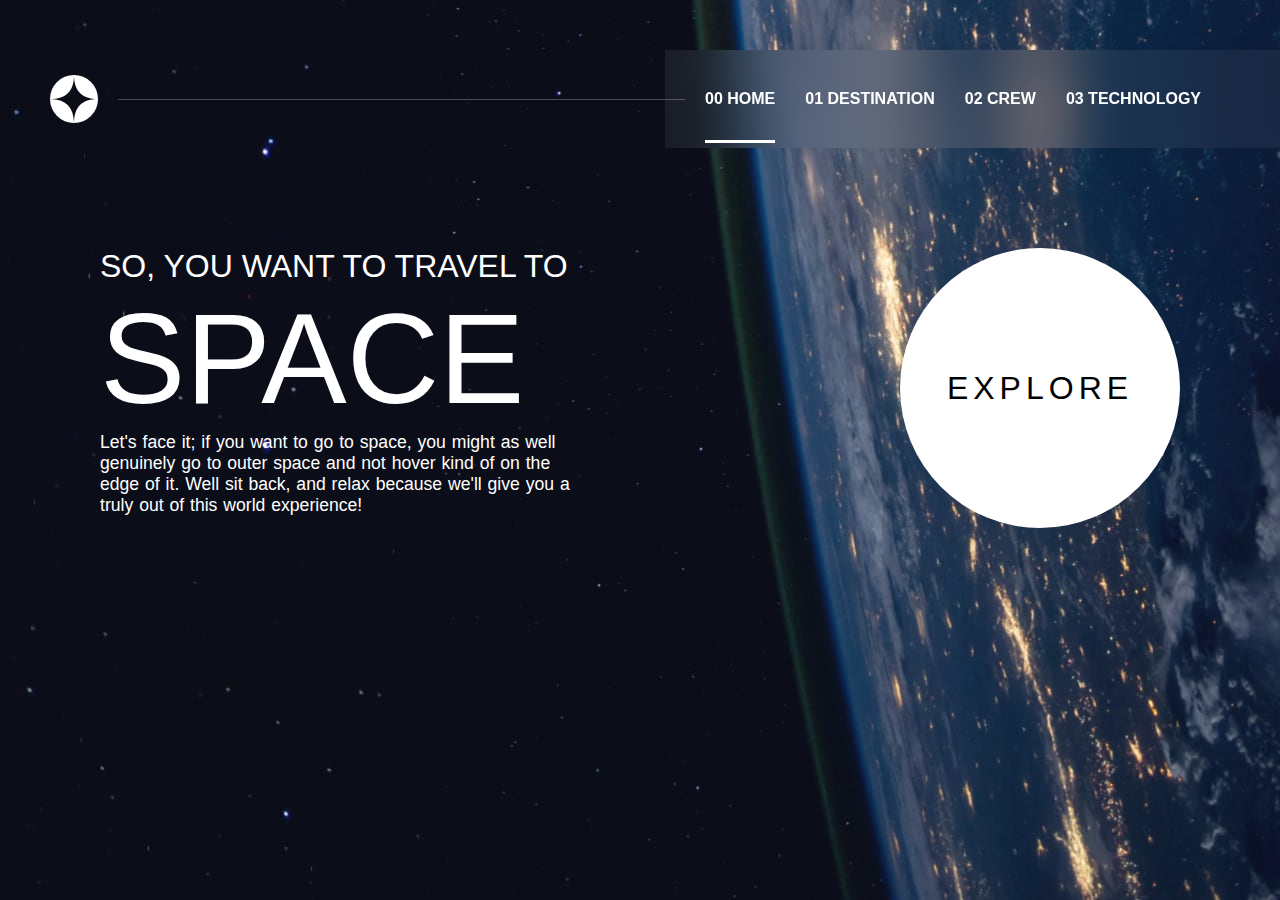
<file: index.html>
<!DOCTYPE html>
<html lang="en">
  <head>
    <meta charset="UTF-8" />
    <meta http-equiv="X-UA-Compatible" content="IE=edge" />
    <meta name="viewport" content="width=device-width, initial-scale=1.0" />
    <title>Space Tour</title>
    <link rel="stylesheet" href="style.css" />
    <link rel="stylesheet" href="./css/home.css" />
    <script src="script.js"></script>
  </head>

  <body>
    <header>
      <div>
        <img src="/images/shared/logo.svg" alt="" />
        <div class="line"></div>
      </div>
      <div class="glass">
        <nav>
          <a href="/index.html" class="linkSelected">00 HOME</a>
          <a href="/pages/destination.html">01 DESTINATION</a>
          <a href="/pages/crew.html">02 CREW</a>
          <a href="/pages/technology.html">03 TECHNOLOGY</a>
        </nav>
      </div>
    </header>
    <main class="homeMain">
      <section>
        <h1>SO, YOU WANT TO TRAVEL TO</h1>
        <h1>SPACE</h1>
        <p>
          Let's face it; if you want to go to space, you might as well genuinely
          go to outer space and not hover kind of on the edge of it. Well sit
          back, and relax because we'll give you a truly out of this world
          experience!
        </p>
      </section>
      <section>
        <div class="circle">Explore</div>
      </section>
    </main>
  </body>
</html>
</file>
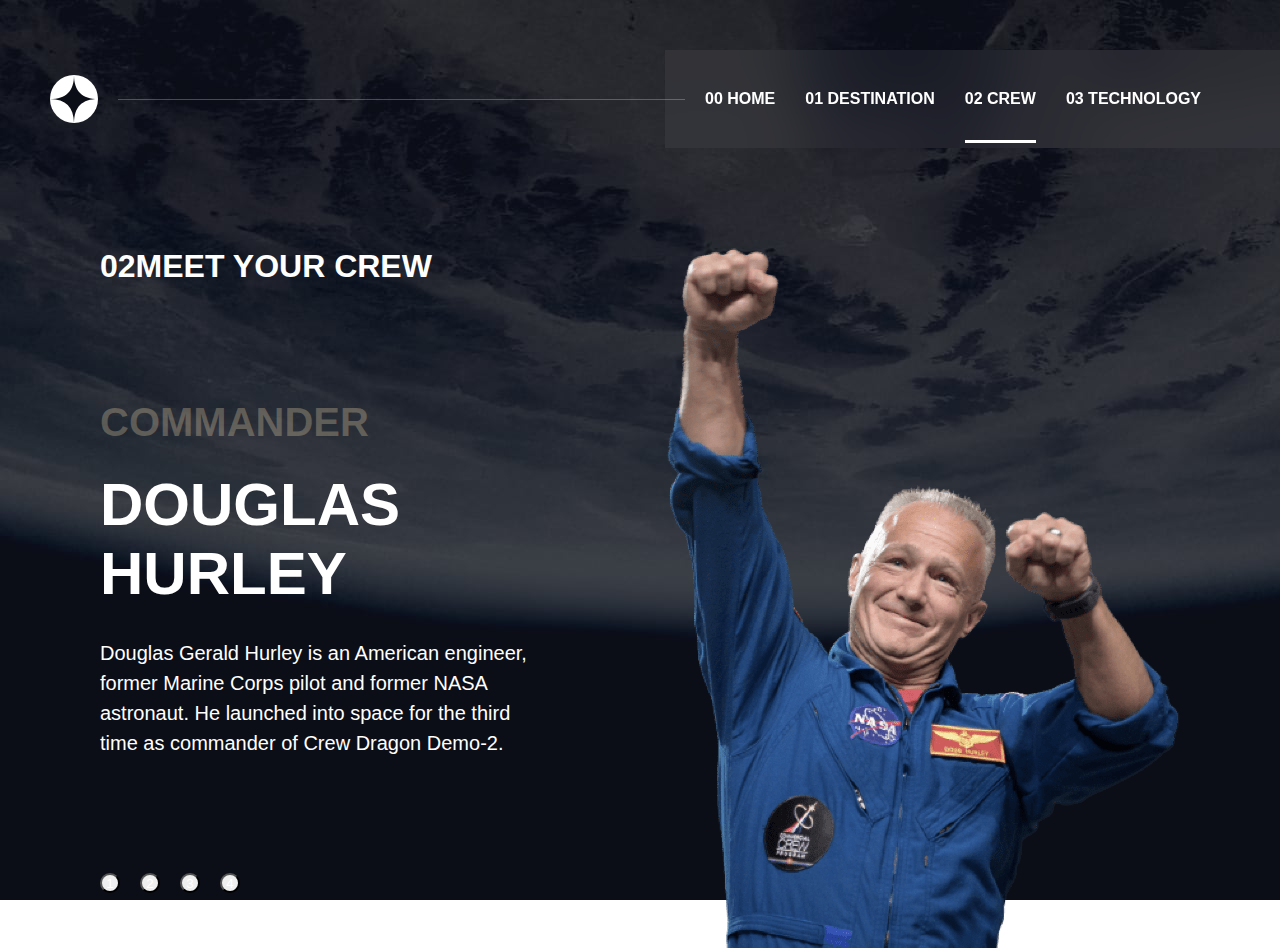
<file: pages/crew.html>
<!DOCTYPE html>
<html lang="en">
  <head>
    <meta charset="UTF-8" />
    <meta http-equiv="X-UA-Compatible" content="IE=edge" />
    <meta name="viewport" content="width=device-width, initial-scale=1.0" />
    <title>Document</title>
    <link rel="stylesheet" href="/style.css" />
    <link rel="stylesheet" href="/css/crew.css" />
    <script src="/scripts/crew.js" defer></script>
  </head>
  <body>
    <header>
      <div>
        <img src="/images/shared/logo.svg" alt="" />
        <div class="line"></div>
      </div>
      <div class="glass">
        <nav>
          <a href="/index.html">00 HOME</a>
          <a href="/pages/destination.html">01 DESTINATION</a>
          <a href="/pages/crew.html" class="linkSelected">02 CREW</a>
          <a href="/pages/technology.html">03 TECHNOLOGY</a>
        </nav>
      </div>
    </header>
    <main class="crewMain">
      <section id="crewDesc">
        <h1><span>02</span>MEET YOUR CREW</h1>
        <div id="crew_desc"></div>
        <div class="crew_links">
          <button onclick="changeCrewInfo('DouglasH')">1</button>
          <button onclick="changeCrewInfo('MarkS')">2</button>
          <button onclick="changeCrewInfo('VictorG')">3</button>
          <button onclick="changeCrewInfo('AnoushehA')">4</button>
        </div>
      </section>
      <section id="crewImage"></section>
    </main>
  </body>
</html>
</file>
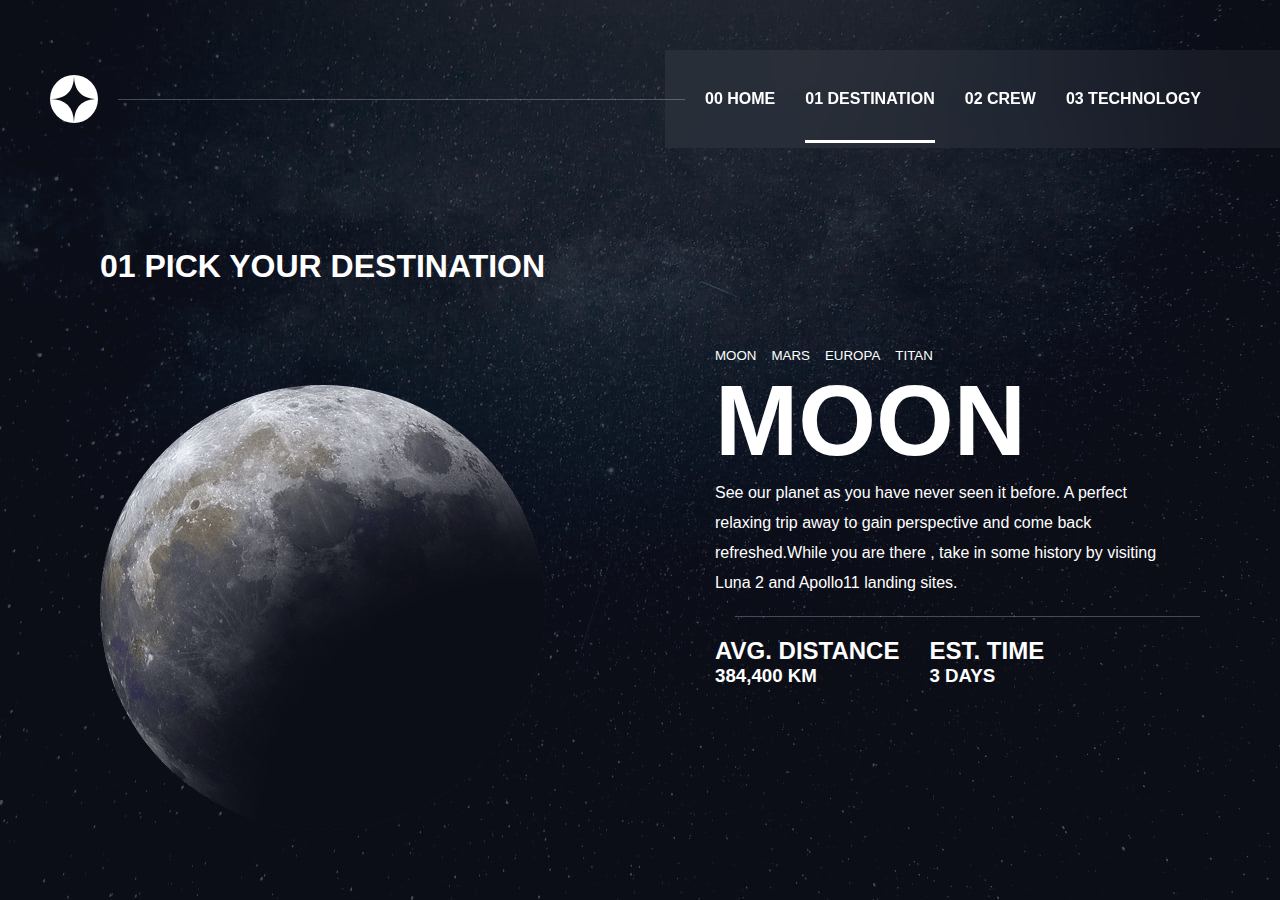
<file: pages/destination.html>
<!DOCTYPE html>
<html lang="en">
  <head>
    <meta charset="UTF-8" />
    <meta http-equiv="X-UA-Compatible" content="IE=edge" />
    <meta name="viewport" content="width=device-width, initial-scale=1.0" />
    <title>Space Tour</title>
    <link rel="stylesheet" href="/style.css" />
    <link rel="stylesheet" href="/css/destination.css" />
    <script src="/scripts/destination.js" defer></script>
  </head>

  <body>
    <header>
      <div>
        <img src="/images/shared/logo.svg" alt="" />
        <div class="line"></div>
      </div>
      <div class="glass">
        <nav>
          <a href="/index.html">00 HOME</a>
          <a href="/pages/destination.html" class="linkSelected"
            >01 DESTINATION</a
          >
          <a href="/pages/crew.html">02 CREW</a>
          <a href="/pages/technology.html">03 TECHNOLOGY</a>
        </nav>
      </div>
    </header>
    <main class="desMain">
      <section id="desImage">
        <h1><span>01</span> PICK YOUR DESTINATION</h1>
      </section>
      <section class="desDesc">
        <div class="moonLinks">
          <button onclick="changeDesInfo('MOON')">MOON</button>
          <button onclick="changeDesInfo('MARS')">MARS</button>
          <button onclick="changeDesInfo('EUROPA')">EUROPA</button>
          <button onclick="changeDesInfo('TITAN')">TITAN</button>
        </div>
        <div id="moon_desc"></div>
        <br />
        <div class="line"></div>
        <div class="dis_time">
          <div id="avg_dis">
            <h2>AVG. DISTANCE</h2>
          </div>
          <div id="avg_time">
            <h2>EST. TIME</h2>
          </div>
        </div>
      </section>
    </main>
  </body>
</html>
</file>
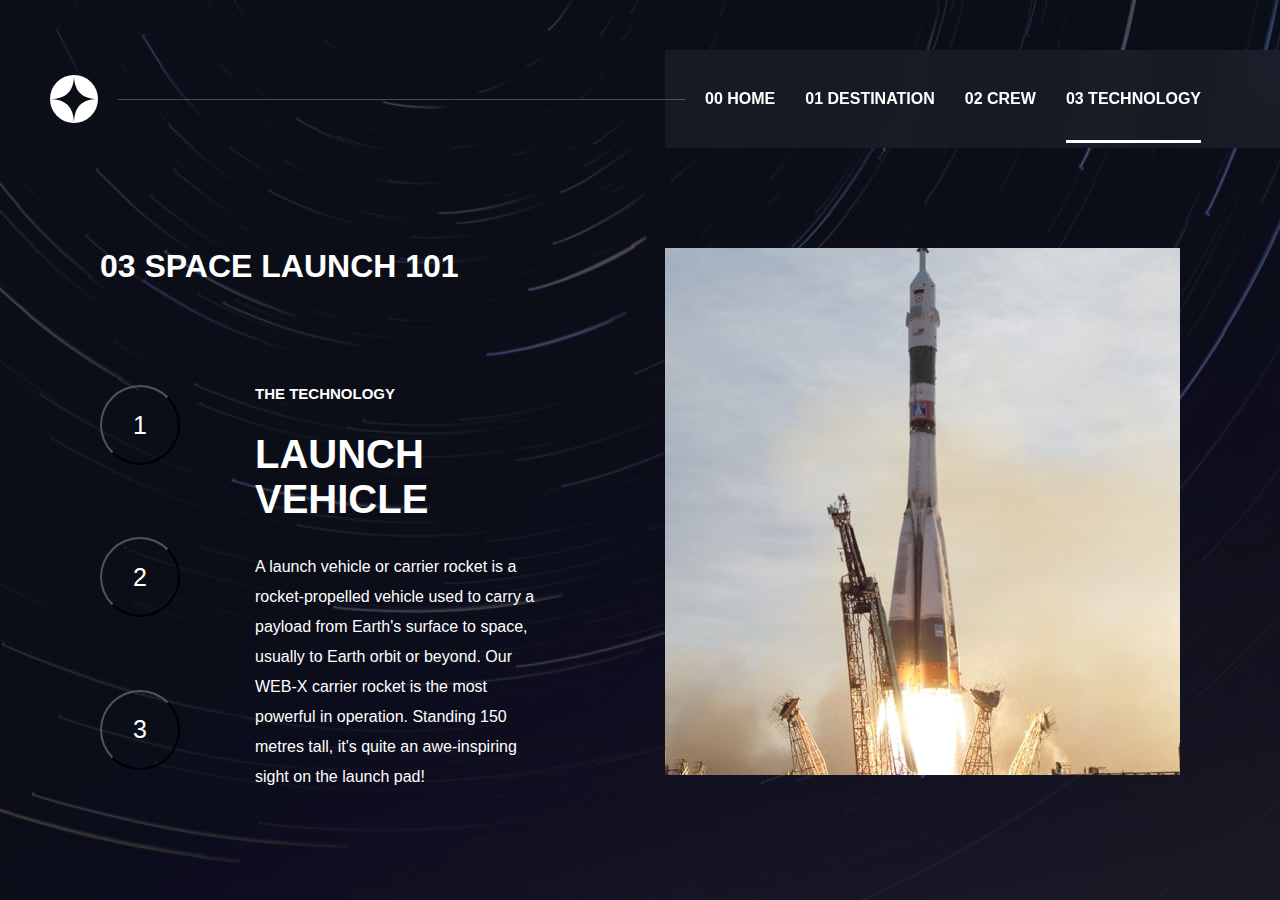
<file: pages/technology.html>
<!DOCTYPE html>
<html lang="en">
  <head>
    <meta charset="UTF-8" />
    <meta http-equiv="X-UA-Compatible" content="IE=edge" />
    <meta name="viewport" content="width=device-width, initial-scale=1.0" />
    <title>Document</title>
    <link rel="stylesheet" href="/style.css" />
    <link rel="stylesheet" href="/css/technology.css" />
    <script src="/scripts/technology.js" defer></script>
  </head>
  <body>
    <header>
      <div>
        <img src="/images/shared/logo.svg" alt="" />
        <div class="line"></div>
      </div>
      <div class="glass">
        <nav>
          <a href="/index.html">00 HOME</a>
          <a href="/pages/destination.html">01 DESTINATION</a>
          <a href="/pages/crew.html">02 CREW</a>
          <a href="/pages/technology.html" class="linkSelected"
            >03 TECHNOLOGY</a
          >
        </nav>
      </div>
    </header>
    <main class="techMain">
      <section id="techDesc">
        <h1><span>03</span> SPACE LAUNCH 101</h1>
        <div class="but_desc">
          <div class="tech_buttons">
            <button onclick="changeTechInfo('Vehicle')">1</button>
            <button onclick="changeTechInfo('Port')">2</button>
            <button onclick="changeTechInfo('Capsule')">3</button>
          </div>
          <div id="tech_desc">
            <h3>THE TECHNOLOGY</h3>
          </div>
        </div>
      </section>
      <section id="techImage"></section>
    </main>
  </body>
</html>
</file>
<file: style.css>
* {
  margin: 0;
  padding: 0;
  box-sizing: border-box;
  font-family: Arial, Helvetica, sans-serif;
  color: white;
}

body {
  height: 100vh;
  background-position: center;
  background-repeat: no-repeat;
  background-size: cover;
  background-attachment: fixed;
}

header {
  display: flex;
  padding-top: 50px;
}

header > div {
  flex: 1;
}

header > div {
  display: flex;
  align-items: center;
}
header > div:nth-child(1) {
  padding-left: 50px;
}
header > div:nth-child(2) > nav {
  display: flex;
  align-items: center;
  gap: 30px;
  padding: 40px;
  color: white;
}
header > div:nth-child(2) > nav > a {
  text-decoration: none;
  position: relative;
  font-weight: bold;
}
header > div:nth-child(2) > nav > a:visited {
  color: white;
}
.line {
  width: 100%;
  z-index: 1;
  height: 0.5px;
  position: relative;
  left: 20px;
  background-color: rgb(255 255 255/0.25);
}

.glass {
  background-color: hsla(0, 0%, 100%, 0.05);
  backdrop-filter: blur(30px);
}

.linkSelected::after {
  content: "";
  position: absolute;
  width: 100%;
  height: 3px;
  background: white;
  left: 0;
  top: calc(100% + 2rem);
}

main {
  padding-top: 100px;
  margin: 0px 100px;
  display: flex;
  gap: 120px;
}

main > section {
  flex: 1;
}
</file>
<file: css/home.css>
body {
  background-image: url("../images/home/background-home-desktop.jpg");
}

.homeMain > section > h1:nth-child(1) {
  font-weight: 500;
  font-size: 2rem;
}

.homeMain > section > h1:nth-child(2) {
  font-weight: 500;
  font-size: 8rem;
}

.homeMain > section > p {
  font-size: 1.1rem;
  word-spacing: 1px;
  line-height: 1.2;
}

.homeMain > section:nth-child(2) {
  display: flex;
  align-items: center;
  justify-content: flex-end;
}
.circle {
  width: 280px;
  aspect-ratio: 1/1;
  background-color: white;
  color: black;
  font-size: 2rem;
  border-radius: 50%;
  display: grid;
  place-content: center;
  cursor: pointer;
  text-transform: uppercase;
  letter-spacing: 5px;
  transition: all 0.5s;
}

.circle:hover {
  box-shadow: 0 0 0 50px rgb(82, 78, 78);
}
</file>
<file: css/crew.css>
body {
  background-image: url("/images/crew/background-crew-desktop.jpg");
}

#crew_desc {
  padding-top: 115px;
}

#crew_desc :nth-child(1) {
  font-size: 40px;
  color: #f5deb347;
}

#crew_desc :nth-child(2) {
  padding-top: 25px;
  font-size: 60px;
}

#crew_desc :nth-child(3) {
  line-height: 30px;
  padding-top: 30px;
  font-size: 20px;
}

.crew_links {
  display: flex;
  padding-top: 115px;
  gap: 20px;
}

.crew_links > button {
  border-radius: 50%;
  width: 20px;
  aspect-ratio: 1/1;
  cursor: pointer;
}

#crew_desc :nth-child(1) {
  animation: come 0.5s ease-out;
}

#crew_desc :nth-child(2) {
  animation: come 1s ease-in;
}

#crew_desc :nth-child(3) {
  animation: come 1.5s ease-out;
}
#crewImage > img {
  animation: grow 2s ease-in-out;
}
@keyframes come {
  from {
    transform: scale(0) translate(-100%, -100%);
  }
  to {
    transform: scale(1) translate(0, 0);
  }
}

@keyframes grow {
  from {
    transform: scale(0) translate(50%, 50%);
  }
  to {
    transform: scale(1) translate(0, 0);
  }
}
</file>
<file: css/destination.css>
body {
  background-image: url("/images/destination/background-destination-desktop.jpg");
}

.dis_time {
  display: flex;
  gap: 30px;
  padding-top: 20px;
}

.desDesc {
  padding-top: 100px;
}

.desImage:nth-child(2) {
  padding-top: 100px;
  animation: grow 0.5s ease-in;
}

.desMain {
  display: flex;
  gap: 150px;
}

.moonLinks {
  display: flex;
  gap: 15px;
}

.moonLinks > button {
  background: none;
  border: none;
}

#moon_desc :nth-child(1) {
  font-size: 100px;
}

#moon_desc > p {
  line-height: 30px;
}

.moonLinks :hover {
  color: yellow;
  cursor: pointer;
}

#moon_desc :nth-child(1) {
  animation: come 1s ease-out;
}

#moon_desc :nth-child(2) {
  animation: come 1.5s ease-out;
}

@keyframes grow {
  from {
    transform: scale(0) translate(50%, 50%);
  }
  to {
    transform: scale(1) translate(0, 0);
  }
}

@keyframes come {
  from {
    transform: scale(0) translate(-100%, -100%);
  }
  to {
    transform: scale(1) translate(0, 0);
  }
}
</file>
<file: css/technology.css>
body {
  background-image: url("/images/technology/background-technology-desktop.jpg");
}
.but_desc {
  display: flex;
  gap: 75px;
  padding-top: 100px;
}

.tech_buttons {
  display: grid;
  gap: 50px;
}

.tech_buttons > button {
  width: 80px;
  border-radius: 50%;
  aspect-ratio: 1/1;
  background: none;
  font-size: 25px;
}

#tech_desc :nth-child(1) {
  font-size: 15px;
  animation: come 0.5s ease-out;
}

#tech_desc :nth-child(2) {
  padding-top: 30px;
  font-size: 40px;
  animation: come 1s ease-in;
}

#tech_desc :nth-child(3) {
  padding-top: 30px;
  line-height: 30px;
  animation: come 1.5s ease-out;
}

.tech_buttons :hover {
  background-color: white;
  color: black;
}
#techImage > img {
  animation: grow 2s ease-in-out;
}

@keyframes come {
  from {
    transform: scale(0) translate(-100%, -100%);
  }
  to {
    transform: scale(1) translate(0, 0);
  }
}
@keyframes grow {
  from {
    transform: scale(0) translate(50%, 50%);
  }
  to {
    transform: scale(1) translate(0, 0);
  }
}
</file>
